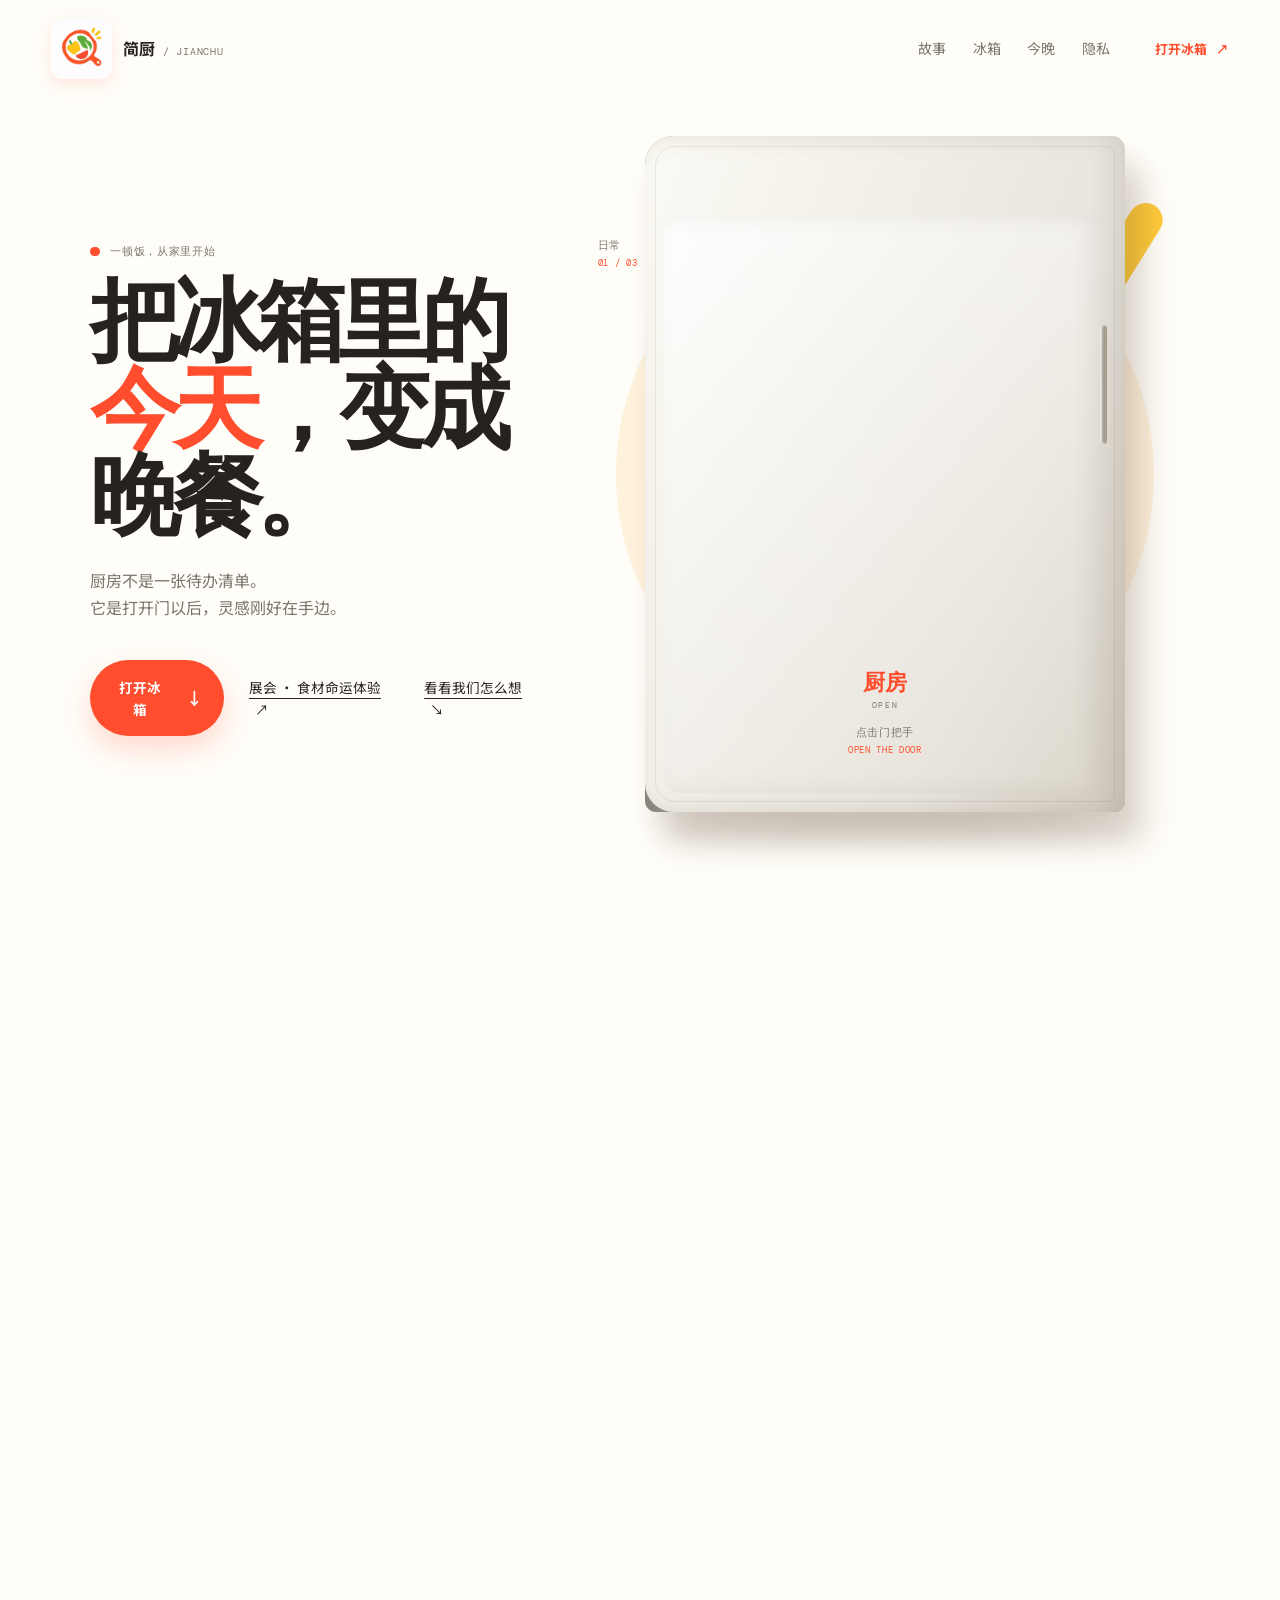
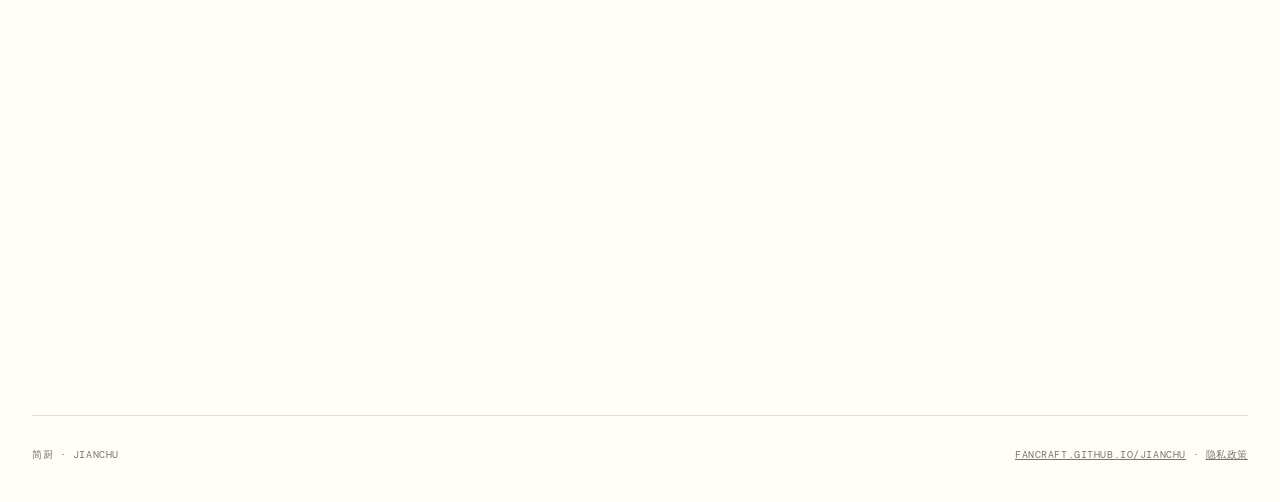
<file: index.html>
<!doctype html>
<html lang="zh-CN">
  <head>
    <meta charset="utf-8" />
    <meta name="viewport" content="width=device-width, initial-scale=1" />
    <meta name="theme-color" content="#fffdf8" />
    <meta name="description" content="简厨 · JIANCHU —— 从冰箱里已有的食材开始，做一顿刚刚好的饭。" />
    <title>简厨 · JIANCHU</title>
    <link rel="preconnect" href="https://fonts.googleapis.com" />
    <link rel="preconnect" href="https://fonts.gstatic.com" crossorigin />
    <link href="https://fonts.googleapis.com/css2?family=DM+Mono:wght@400;500&family=Noto+Sans+SC:wght@400;500;600;700&family=Syne:wght@600;700;800&display=swap" rel="stylesheet" />
    <link rel="stylesheet" href="styles.css" />
  </head>
  <body>
    <a class="skip-link" href="#start">跳到主要内容</a>

    <header class="site-header" data-header>
      <a class="wordmark" href="#start" aria-label="简厨 JIANCHU 首页">
        <span class="wordmark-mark"><img src="logo.jpg" alt="" /></span>
        <span>简厨 <em>/ JIANCHU</em></span>
      </a>
      <nav aria-label="页面导航">
        <a href="#story">故事</a>
        <a href="#fridge">冰箱</a>
        <a href="#tonight">今晚</a>
        <a href="privacy.html">隐私</a>
      </nav>
      <button class="header-trigger" type="button" data-open-fridge>打开冰箱 <span>↗</span></button>
    </header>

    <main id="start">
      <section class="hero" aria-labelledby="hero-title">
        <div class="hero-copy" data-reveal>
          <p class="eyebrow"><span class="dot dot-orange"></span> 一顿饭，从家里开始</p>
          <h1 id="hero-title">把冰箱里的<br /><span>今天</span>，变成晚餐。</h1>
          <p class="hero-intro">厨房不是一张待办清单。<br />它是打开门以后，灵感刚好在手边。</p>
          <div class="hero-actions">
            <button class="button button-primary" type="button" data-open-fridge>打开冰箱 <span>↓</span></button>
            <a class="text-link" href="../pwa/fate.html">展会 · 食材命运体验 <span>↗</span></a>
            <a class="text-link" href="#story">看看我们怎么想 <span>↘</span></a>
          </div>
        </div>

        <div class="hero-stage" aria-label="一台可打开的厨房冰箱">
          <div class="sun-ray sun-ray-one"></div>
          <div class="sun-ray sun-ray-two"></div>
          <div class="stage-note note-top">日常<br /><span>01 / 03</span></div>
          <div class="fridge-wrap" id="fridge">
            <div class="fridge-shadow"></div>
            <div class="fridge">
              <div class="fridge-body">
                <div class="fridge-topline"></div>
                <div class="fridge-light"></div>
                <div class="shelf shelf-one"></div>
                <div class="shelf shelf-two"></div>
                <div class="shelf shelf-three"></div>
                <div class="jar jar-red"><span>番茄</span></div>
                <div class="jar jar-yellow"><span>蛋</span></div>
                <div class="jar jar-green"><span>菜</span></div>
                <div class="bottle bottle-blue"></div>
                <div class="bottle bottle-orange"></div>
                <div class="fridge-drawer"><span>FRESH</span></div>
                <div class="fridge-label">KITCHEN<br /><small>OPEN / 24</small></div>
              </div>
              <button class="fridge-door" type="button" data-fridge-toggle aria-expanded="false" aria-label="打开冰箱门">
                <span class="door-inner"></span>
                <span class="door-handle"></span>
                <span class="door-logo">厨房<small>OPEN</small></span>
              </button>
            </div>
          </div>
          <div class="stage-note note-bottom">点击门把手<br /><span>OPEN THE DOOR</span></div>
        </div>
      </section>

      <section class="manifesto section" id="story" data-reveal>
        <div class="section-kicker"><span>02</span><span class="line"></span><span>我们的厨房观</span></div>
        <div class="manifesto-grid">
          <h2>不追求更多，<br /><em>只在意刚刚好。</em></h2>
          <div class="manifesto-body">
            <p>一颗番茄、一把青菜、两只鸡蛋。好的厨房，会让你记得手边有什么，也让每一次开火都变得轻松。</p>
            <p class="muted">少一点计划，多一点发现。把日子过成一顿热饭。</p>
          </div>
        </div>
        <div class="ingredient-strip" aria-label="厨房食材插画">
          <span class="ingredient tomato"><img src="assets/tomato.png" alt="" /><b>番茄</b></span>
          <span class="ingredient egg"><img src="assets/egg.png" alt="" /><b>鸡蛋</b></span>
          <span class="ingredient leaf"><img src="assets/greens.png" alt="" /><b>青菜</b></span>
          <span class="ingredient pepper"><img src="assets/aroma.png" alt="" /><b>一点香气</b></span>
        </div>
      </section>

      <section class="tonight section" id="tonight" data-reveal>
        <div class="section-kicker"><span>03</span><span class="line"></span><span>今天晚上</span></div>
        <div class="tonight-layout">
          <div class="tonight-copy">
            <p class="eyebrow"><span class="dot dot-yellow"></span> 冰箱已打开</p>
            <h2>番茄鸡蛋面<br /><span>刚好一碗。</span></h2>
            <p>不用出门，不用想太久。把已经在家的食材，认真地煮成一顿饭。</p>
            <div class="recipe-meta"><span>15 min</span><span>2 人份</span><span>简单</span></div>
            <button class="button button-dark" type="button" data-toast>记住这个晚餐 <span>↗</span></button>
          </div>
          <div class="recipe-card" aria-label="番茄鸡蛋面食材卡片">
            <div class="card-top"><span>今晚吃什么</span><span>NO. 001</span></div>
            <div class="recipe-drawing bowl-scene" aria-label="番茄鸡蛋面成品">
              <img class="recipe-photo" src="assets/tomato-egg-noodles.png" alt="一碗番茄鸡蛋面" />
              <span class="ingredient-drop drop-tomato"></span>
              <span class="ingredient-drop drop-egg"></span>
              <span class="ingredient-drop drop-greens"></span>
            </div>
            <div class="card-bottom"><strong>番茄 / 鸡蛋 / 面</strong><span>→</span></div>
          </div>
        </div>
      </section>

      <section class="closing section" data-reveal>
        <div class="closing-mark"><img src="logo.jpg" alt="简厨 logo" /></div>
        <p class="eyebrow"><span class="dot dot-green"></span> 下一次打开冰箱的时候</p>
        <h2>先看看<br /><span>手边有什么。</span></h2>
        <a class="button button-primary" href="#start">回到厨房 <span>↑</span></a>
      </section>

      <section class="download-section section" data-reveal>
        <div class="section-kicker"><span>04</span><span class="line"></span><span>打开简厨</span></div>
        <div class="download-layout">
          <div>
            <p class="eyebrow"><span class="dot dot-orange"></span> 现场体验</p>
            <h2>打开简厨<br /><span>从手边开始。</span></h2>
          </div>
          <a class="button button-primary" href="app.html">打开简厨 PWA <span>↗</span></a>
        </div>
      </section>
    </main>

    <footer class="site-footer">
      <span>简厨 · JIANCHU</span>
      <span>
        <a href="https://fancraft.github.io/jianchu/">fancraft.github.io/jianchu</a>
        ·
        <a href="privacy.html">隐私政策</a>
      </span>
    </footer>

    <div class="toast" role="status" aria-live="polite" data-toast-message>已记住。今晚就吃这个。</div>
    <script src="main.js"></script>
  </body>
</html>
</file>
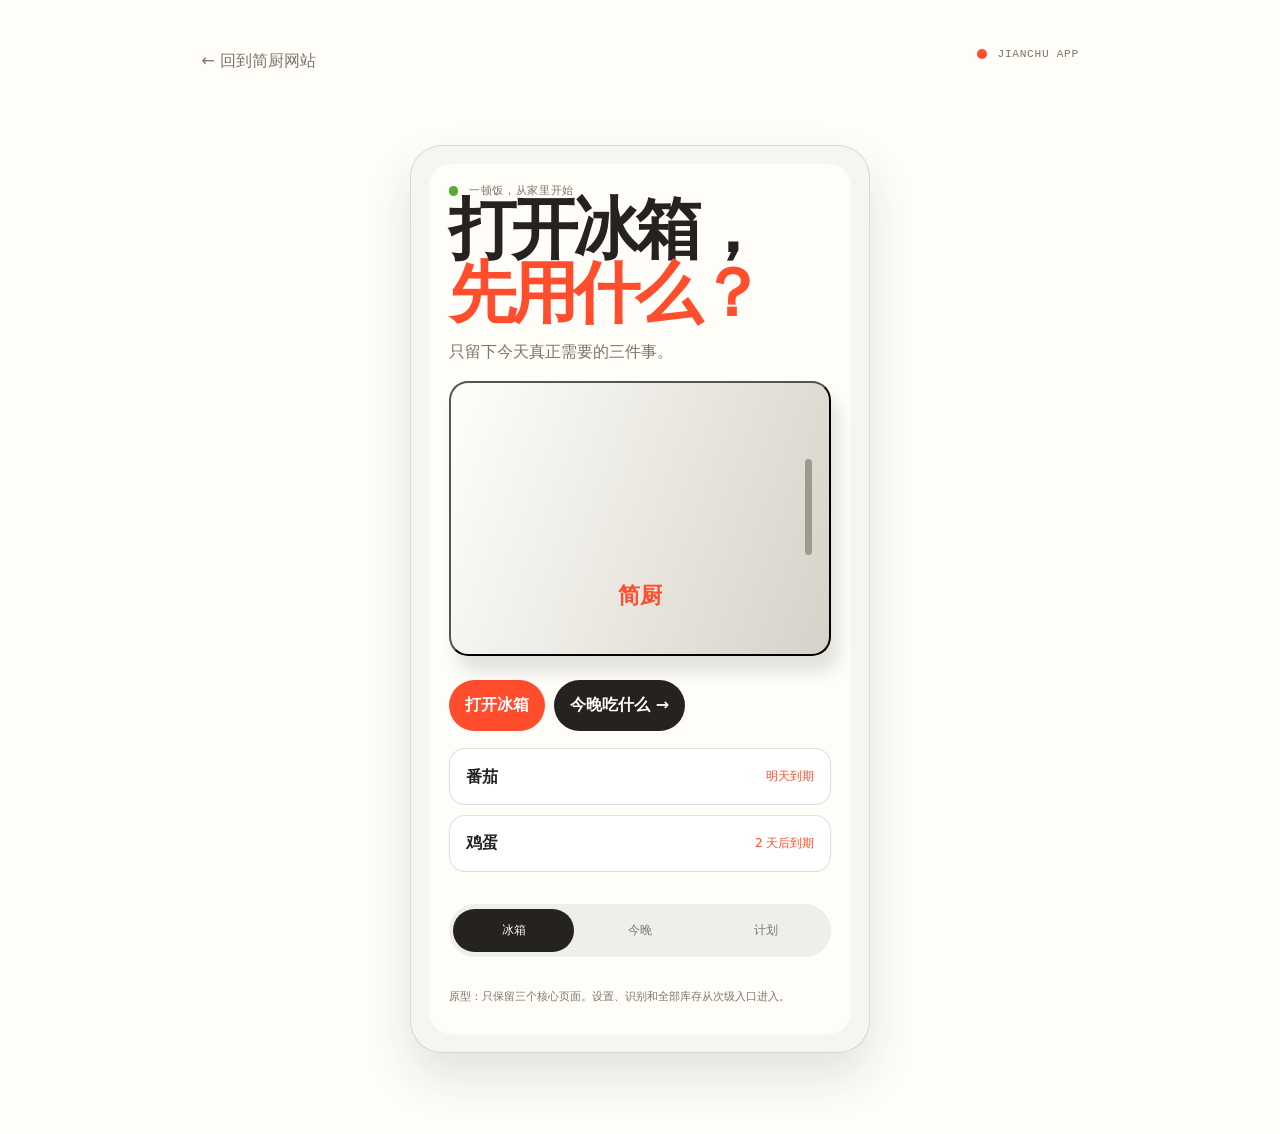
<file: app.html>
<!doctype html>
<html lang="zh-CN">
<head>
  <meta charset="utf-8"><meta name="viewport" content="width=device-width,initial-scale=1">
  <meta name="theme-color" content="#fffdf8"><title>简厨 App 原型</title>
  <link rel="stylesheet" href="styles.css">
  <style>
    .app-shell{min-height:100vh;max-width:980px;margin:auto;padding:2rem clamp(1.2rem,4vw,4rem) 5rem}.app-top{display:flex;justify-content:space-between;padding:1rem 0 2rem}.app-top a{color:var(--muted);text-decoration:none}.app-frame{max-width:460px;margin:2rem auto 0;padding:1.15rem;border:1px solid var(--line);border-radius:2rem;background:#f5f6f2;box-shadow:0 1.5rem 3rem rgba(37,34,31,.12)}.app-screen{min-height:690px;padding:1.2rem;border-radius:1.4rem;background:var(--paper)}
    .app-nav{display:grid;grid-template-columns:repeat(3,1fr);gap:.35rem;margin-top:2rem;padding:.3rem;border-radius:999px;background:#edf0ea}.app-nav button{border:0;border-radius:999px;padding:.7rem .3rem;background:transparent;color:var(--muted);cursor:pointer;font-size:.78rem}.app-nav button.active{background:var(--ink);color:var(--paper)}.app-panel{display:none}.app-panel.active{display:block}.app-copy h1{font:800 clamp(2.4rem,6vw,4.2rem)/.95 var(--display);letter-spacing:-.07em;margin:0 0 .8rem}.app-copy h1 span{color:var(--orange)}.app-copy p{color:var(--muted);margin:0}.app-actions{display:flex;gap:.6rem;flex-wrap:wrap;margin:1.1rem 0}.app-actions button{border:0;border-radius:999px;padding:.75rem 1rem;background:var(--orange);color:#fff;cursor:pointer;font-weight:700}.app-actions button.secondary{background:var(--ink)}
    .mini-fridge{position:relative;height:275px;margin:1rem 0 1.5rem;perspective:800px}.mini-inside,.mini-door{position:absolute;inset:0;border-radius:1.2rem}.mini-inside{padding:1.1rem;background:linear-gradient(135deg,#fff6dd,#d6e8d1);overflow:hidden}.mini-inside:before{content:"";position:absolute;inset:2rem 1.2rem 3.4rem;border-radius:.8rem;background:rgba(255,255,255,.68)}.mini-shelf{position:relative;z-index:1;height:1px;margin:3.7rem 1rem 0;background:rgba(37,34,31,.2)}.mini-shelf+.mini-shelf{margin-top:4rem}.mini-food{position:absolute;z-index:2;bottom:4.3rem;left:2.6rem;display:flex;gap:.5rem}.mini-food i{display:block;width:2.2rem;height:2.2rem;border-radius:.5rem;background:var(--orange)}.mini-food i:nth-child(2){background:var(--yellow)}.mini-food i:nth-child(3){background:var(--green)}.mini-door{z-index:3;transform-origin:left center;background:linear-gradient(110deg,#fffefa,#d6d2c9);box-shadow:.5rem 1rem 1rem rgba(37,34,31,.12);transition:transform .8s cubic-bezier(.22,1,.36,1)}.mini-fridge.open .mini-door{transform:rotateY(-74deg)}.mini-door:after{content:"简厨";position:absolute;left:0;right:0;bottom:2.5rem;text-align:center;color:var(--orange);font-weight:700;font-size:1.4rem}.mini-handle{position:absolute;right:1.1rem;top:28%;width:.4rem;height:6rem;border-radius:99px;background:#9f988d}.expiry-list,.meal-list{display:grid;gap:.6rem;margin:1rem 0}.expiry-item,.meal-item{display:flex;align-items:center;gap:.8rem;padding:.9rem 1rem;border-radius:1rem;background:#fff;border:1px solid var(--line)}.expiry-item span,.meal-item span{margin-left:auto;color:var(--muted);font-size:.75rem}.warn{color:var(--orange)!important}.app-note{margin-top:2rem;font:.7rem var(--mono);color:var(--muted)}
  </style>
</head>
<body>
  <main class="app-shell"><div class="app-top"><a href="index.html">← 回到简厨网站</a><span class="eyebrow"><span class="dot dot-orange"></span> JIANCHU APP</span></div><div class="app-frame"><div class="app-screen">
    <section class="app-panel active" data-panel="fridge"><div class="app-copy"><p class="eyebrow"><span class="dot dot-green"></span> 一顿饭，从家里开始</p><h1>打开冰箱，<br><span>先用什么？</span></h1><p>只留下今天真正需要的三件事。</p></div><div class="mini-fridge" data-mini-fridge><div class="mini-inside"><div class="mini-shelf"></div><div class="mini-shelf"></div><div class="mini-food"><i></i><i></i><i></i></div></div><button class="mini-door" data-open-door aria-label="打开冰箱门"><span class="mini-handle"></span></button></div><div class="app-actions"><button data-open-door>打开冰箱</button><button class="secondary" data-go="tonight">今晚吃什么 →</button></div><div class="expiry-list"><div class="expiry-item"><b>番茄</b><span class="warn">明天到期</span></div><div class="expiry-item"><b>鸡蛋</b><span class="warn">2 天后到期</span></div></div></section>
    <section class="app-panel" data-panel="tonight"><div class="app-copy"><p class="eyebrow"><span class="dot dot-yellow"></span> 根据现有食材</p><h1>今晚<br><span>刚好一碗。</span></h1><p>番茄鸡蛋面 · 15 分钟 · 2 人份</p></div><div class="app-actions"><button data-toast>记住这个晚餐</button><button class="secondary" data-go="fridge">回冰箱</button></div><div class="meal-list"><div class="meal-item"><b>番茄鸡蛋面</b><span>已有 3 / 缺 0</span></div><div class="meal-item"><b>清炒时蔬豆腐</b><span>已有 2 / 缺 1</span></div></div></section>
    <section class="app-panel" data-panel="plan"><div class="app-copy"><p class="eyebrow"><span class="dot dot-orange"></span> 少买一点</p><h1>下次采购，<br><span>只买缺的。</span></h1><p>计划需求减去冰箱库存，自动留下清单。</p></div><div class="meal-list"><div class="meal-item"><b>青菜</b><span>1 把</span></div><div class="meal-item"><b>豆腐</b><span>1 盒</span></div></div><div class="app-actions"><button data-toast>分享购物清单</button></div></section>
    <nav class="app-nav" aria-label="App 页面"><button class="active" data-tab="fridge">冰箱</button><button data-tab="tonight">今晚</button><button data-tab="plan">计划</button></nav><p class="app-note">原型：只保留三个核心页面。设置、识别和全部库存从次级入口进入。</p>
  </div></div></main><div class="toast" data-toast-message role="status" aria-live="polite">已记住。今晚就吃这个。</div>
  <script>const panels=[...document.querySelectorAll('[data-panel]')],tabs=[...document.querySelectorAll('[data-tab]')],fridge=document.querySelector('[data-mini-fridge]'),toast=document.querySelector('[data-toast-message]');function show(n){panels.forEach(p=>p.classList.toggle('active',p.dataset.panel===n));tabs.forEach(t=>t.classList.toggle('active',t.dataset.tab===n))}tabs.forEach(t=>t.addEventListener('click',()=>show(t.dataset.tab)));document.querySelectorAll('[data-go]').forEach(b=>b.addEventListener('click',()=>show(b.dataset.go)));document.querySelectorAll('[data-open-door]').forEach(b=>b.addEventListener('click',()=>fridge.classList.toggle('open')));document.querySelectorAll('[data-toast]').forEach(b=>b.addEventListener('click',()=>{toast.classList.add('is-visible');setTimeout(()=>toast.classList.remove('is-visible'),2200)}));</script>
</body></html>
</file>
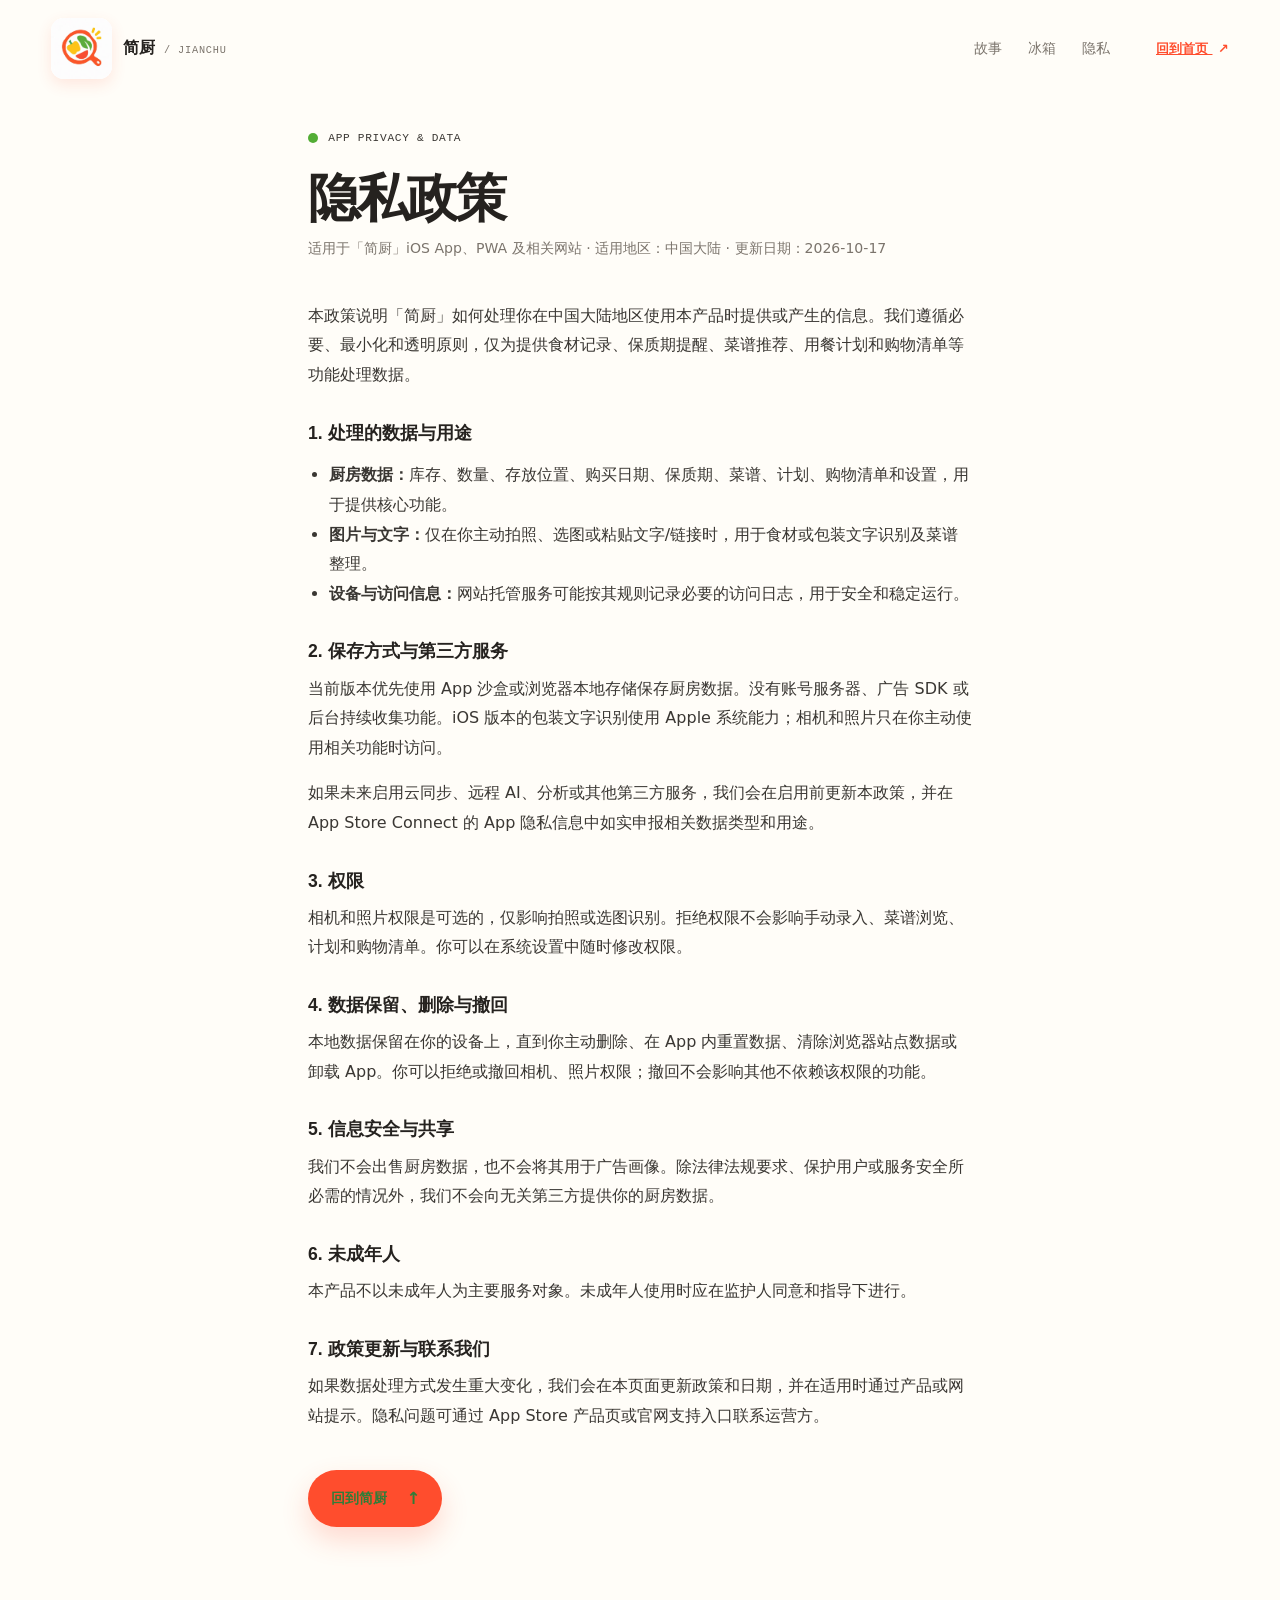
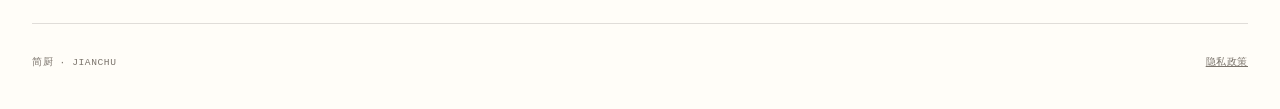
<file: privacy.html>
<!doctype html>
<html lang="zh-CN">
<head>
  <meta charset="utf-8" /><meta name="viewport" content="width=device-width, initial-scale=1" />
  <meta name="theme-color" content="#fffdf8" /><meta name="description" content="简厨 App 隐私政策" />
  <title>隐私政策 · 简厨</title>
  <link rel="stylesheet" href="styles.css" />
  <style>.legal{max-width:44rem;margin:0 auto;padding:8rem 1.25rem 5rem}.legal h1{max-width:none;margin:0 0 .5rem;font:700 clamp(2rem,5vw,3.25rem)/1.1 Syne,"Noto Sans SC",sans-serif;letter-spacing:-.06em}.legal .meta{color:#7b746c;font-size:.88rem;margin-bottom:2.5rem}.legal h2{margin:2rem 0 .65rem;font:700 1.1rem/1.3 "Noto Sans SC",sans-serif;letter-spacing:0}.legal p,.legal li{color:#3a3733;line-height:1.85}.legal ul{padding-left:1.3rem}.legal a{color:#307d38}</style>
</head>
<body>
<header class="site-header" data-header><a class="wordmark" href="index.html" aria-label="简厨首页"><span class="wordmark-mark"><img src="logo.jpg" alt="" /></span><span>简厨 <em>/ JIANCHU</em></span></a><nav aria-label="页面导航"><a href="index.html#story">故事</a><a href="index.html#fridge">冰箱</a><a href="privacy.html" aria-current="page">隐私</a></nav><a class="header-trigger" href="index.html">回到首页 <span>↗</span></a></header>
<main class="legal" id="privacy">
<p class="eyebrow"><span class="dot dot-green"></span> App privacy & data</p>
<h1>隐私政策</h1>
<p class="meta">适用于「简厨」iOS App、PWA 及相关网站 · 适用地区：中国大陆 · 更新日期：2026-10-17</p>
<p>本政策说明「简厨」如何处理你在中国大陆地区使用本产品时提供或产生的信息。我们遵循必要、最小化和透明原则，仅为提供食材记录、保质期提醒、菜谱推荐、用餐计划和购物清单等功能处理数据。</p>
<h2>1. 处理的数据与用途</h2>
<ul><li><strong>厨房数据：</strong>库存、数量、存放位置、购买日期、保质期、菜谱、计划、购物清单和设置，用于提供核心功能。</li><li><strong>图片与文字：</strong>仅在你主动拍照、选图或粘贴文字/链接时，用于食材或包装文字识别及菜谱整理。</li><li><strong>设备与访问信息：</strong>网站托管服务可能按其规则记录必要的访问日志，用于安全和稳定运行。</li></ul>
<h2>2. 保存方式与第三方服务</h2>
<p>当前版本优先使用 App 沙盒或浏览器本地存储保存厨房数据。没有账号服务器、广告 SDK 或后台持续收集功能。iOS 版本的包装文字识别使用 Apple 系统能力；相机和照片只在你主动使用相关功能时访问。</p>
<p>如果未来启用云同步、远程 AI、分析或其他第三方服务，我们会在启用前更新本政策，并在 App Store Connect 的 App 隐私信息中如实申报相关数据类型和用途。</p>
<h2>3. 权限</h2>
<p>相机和照片权限是可选的，仅影响拍照或选图识别。拒绝权限不会影响手动录入、菜谱浏览、计划和购物清单。你可以在系统设置中随时修改权限。</p>
<h2>4. 数据保留、删除与撤回</h2>
<p>本地数据保留在你的设备上，直到你主动删除、在 App 内重置数据、清除浏览器站点数据或卸载 App。你可以拒绝或撤回相机、照片权限；撤回不会影响其他不依赖该权限的功能。</p>
<h2>5. 信息安全与共享</h2>
<p>我们不会出售厨房数据，也不会将其用于广告画像。除法律法规要求、保护用户或服务安全所必需的情况外，我们不会向无关第三方提供你的厨房数据。</p>
<h2>6. 未成年人</h2>
<p>本产品不以未成年人为主要服务对象。未成年人使用时应在监护人同意和指导下进行。</p>
<h2>7. 政策更新与联系我们</h2>
<p>如果数据处理方式发生重大变化，我们会在本页面更新政策和日期，并在适用时通过产品或网站提示。隐私问题可通过 App Store 产品页或官网支持入口联系运营方。</p>
<p style="margin-top:2.5rem"><a class="button button-primary" href="index.html">回到简厨 <span>↑</span></a></p>
</main>
<footer class="site-footer"><span>简厨 · JIANCHU</span><a href="privacy.html">隐私政策</a></footer>
<script>const header=document.querySelector('[data-header]');window.addEventListener('scroll',()=>header.classList.toggle('is-scrolled',window.scrollY>24),{passive:true});</script>
</body></html>
</file>
<file: styles.css>
:root {
  --paper: #fffdf8;
  --ink: #25221f;
  --muted: #7b746c;
  --orange: #ff4d2d;
  --orange-deep: #e33c24;
  --yellow: #ffc629;
  --green: #53ad35;
  --green-deep: #307d38;
  --line: rgba(37, 34, 31, .14);
  --ease: cubic-bezier(.22, 1, .36, 1);
  --serif: Georgia, "Times New Roman", serif;
  --sans: "Noto Sans SC", system-ui, sans-serif;
  --display: "Syne", system-ui, sans-serif;
  --mono: "DM Mono", monospace;
}

* { box-sizing: border-box; }
html { scroll-behavior: smooth; }
body { margin: 0; color: var(--ink); background: var(--paper); font-family: var(--sans); line-height: 1.65; }
::selection { color: var(--paper); background: var(--orange); }
a { color: inherit; }
button { font: inherit; }
img { max-width: 100%; display: block; }
.skip-link { position: absolute; left: -999px; top: 1rem; z-index: 100; padding: .5rem 1rem; background: var(--ink); color: white; }
.skip-link:focus { left: 1rem; }

.site-header { position: fixed; inset: 0 0 auto; z-index: 20; display: flex; align-items: center; gap: 2rem; padding: 1.15rem clamp(1.25rem, 4vw, 4.75rem); transition: background .4s ease, border .4s ease; }
.site-header.is-scrolled { background: rgba(255, 253, 248, .86); border-bottom: 1px solid var(--line); backdrop-filter: blur(16px); }
.wordmark { display: inline-flex; align-items: center; gap: .7rem; text-decoration: none; color: var(--ink); font-weight: 700; letter-spacing: .01em; }
.wordmark em { color: var(--muted); font-style: normal; font: .64rem var(--mono); letter-spacing: .08em; margin-left: .2rem; }
.wordmark-mark { display: grid; width: 3.78rem; height: 3.78rem; overflow: hidden; border-radius: .78rem; background: white; place-items: center; box-shadow: 0 .35rem .9rem rgba(255, 77, 45, .12); }
.wordmark-mark img { width: 100%; height: 100%; object-fit: cover; }
nav { display: flex; gap: 1.65rem; margin-left: auto; }
nav a { color: var(--muted); font-size: .88rem; text-decoration: none; transition: color .25s ease; }
nav a:hover { color: var(--orange); }
.header-trigger, .text-link { border: 0; background: transparent; cursor: pointer; }
.header-trigger { padding: .7rem 0 .7rem .85rem; color: var(--orange); font-size: .8rem; font-weight: 700; }
.header-trigger span { display: inline-block; margin-left: .35rem; transition: transform .3s var(--ease); }
.header-trigger:hover span { transform: translate(3px, -3px); }

.hero { min-height: 100svh; display: grid; grid-template-columns: minmax(340px, .85fr) minmax(430px, 1.15fr); align-items: center; gap: 3vw; padding: 7rem clamp(1.25rem, 7vw, 8.5rem) 4rem; overflow: hidden; }
.hero-copy { max-width: 37rem; padding-top: 2rem; }
.eyebrow, .section-kicker, .recipe-meta, .stage-note, .card-top, .site-footer { font: .7rem var(--mono); letter-spacing: .06em; text-transform: uppercase; }
.eyebrow { display: flex; align-items: center; gap: .65rem; margin: 0 0 1.3rem; color: var(--muted); }
.dot { display: inline-block; width: .62rem; height: .62rem; border-radius: 50%; }
.dot-orange { background: var(--orange); } .dot-yellow { background: var(--yellow); } .dot-green { background: var(--green); }
h1, h2, p { margin-top: 0; }
h1 { max-width: 11ch; margin-bottom: 1.5rem; font: 800 clamp(3.7rem, 7vw, 7.4rem)/.98 var(--display); letter-spacing: -.08em; }
h1 span, h2 span { color: var(--orange); }
.hero-intro { max-width: 23rem; color: var(--muted); font-size: 1rem; }
.hero-actions { display: flex; align-items: center; gap: 1.55rem; margin-top: 2.5rem; }
.button { display: inline-flex; align-items: center; justify-content: center; gap: 1.2rem; border: 1px solid transparent; border-radius: 999px; padding: .92rem 1.25rem .92rem 1.4rem; cursor: pointer; font-size: .85rem; font-weight: 700; text-decoration: none; transition: transform .35s var(--ease), background .35s ease, color .35s ease; }
.button span { font-size: 1.05rem; line-height: 1; }
.button:hover { transform: translateY(-4px); }
.button-primary { color: white; background: var(--orange); box-shadow: 0 .8rem 1.7rem rgba(255, 77, 45, .2); }
.button-primary:hover { background: var(--orange-deep); }
.button-dark { color: var(--paper); background: var(--ink); }
.button-dark:hover { color: var(--ink); background: var(--yellow); }
.text-link { color: var(--ink); padding: .5rem 0; font-size: .85rem; text-decoration: underline; text-underline-offset: .35em; }
.text-link span { display: inline-block; margin-left: .35rem; text-decoration: none; transition: transform .3s var(--ease); }
.text-link:hover span { transform: translate(3px, 3px); }

.hero-stage { position: relative; min-height: min(44rem, 74vh); display: grid; place-items: center; }
.hero-stage::before { content: ""; position: absolute; width: min(42vw, 35rem); aspect-ratio: 1; border-radius: 50%; background: #fff2dd; }
.fridge-wrap { position: relative; z-index: 2; width: min(47vw, 30rem); perspective: 1200px; }
.fridge { position: relative; width: 100%; aspect-ratio: .71; transform-style: preserve-3d; }
.fridge-body { position: absolute; inset: 0; isolation: isolate; overflow: hidden; border-radius: 1.8rem 1.8rem .7rem .7rem; background: linear-gradient(90deg, #bdb9af 0%, #f7f5ed 10%, #fbf9f1 20%, #d0c9be 100%); box-shadow: inset 1.6rem 0 2.8rem rgba(31, 30, 26, .2), inset -1.5rem 0 2.8rem rgba(31, 30, 26, .16), inset 0 -2rem 3.3rem rgba(31, 30, 26, .13), 1.3rem 2rem 2rem rgba(82, 60, 37, .12); }
.fridge-body::before { content: ""; position: absolute; z-index: 4; inset: .65rem; border: 1px solid rgba(37, 34, 31, .12); border-radius: 1.25rem 1.25rem .4rem .4rem; box-shadow: inset 1rem 0 2.4rem rgba(37, 34, 31, .14), inset -1rem 0 2.4rem rgba(37, 34, 31, .1), inset 0 -1.4rem 2.6rem rgba(37, 34, 31, .15); pointer-events: none; }
.fridge-body::after { content: ""; position: absolute; z-index: 3; inset: 0; background: radial-gradient(ellipse at 45% 8%, rgba(255, 248, 182, .98) 0, rgba(255, 255, 237, .72) 16%, rgba(255, 255, 255, .22) 38%, transparent 72%); opacity: 0; mix-blend-mode: screen; pointer-events: none; transition: opacity .45s ease; }
.fridge-topline { position: absolute; inset: 4.7rem 1.1rem auto; height: 1px; background: rgba(37, 34, 31, .12); }
.fridge-light { position: absolute; z-index: 2; inset: 1rem 1.2rem auto; height: .3rem; border-radius: 99px; background: var(--yellow); opacity: .45; box-shadow: 0 0 1.2rem rgba(255, 198, 41, .6); transition: opacity .45s ease, box-shadow .45s ease; }
.shelf { position: absolute; left: 1.3rem; right: 1.3rem; height: .35rem; border-radius: 99px; background: rgba(80, 70, 59, .2); box-shadow: 0 .55rem 0 rgba(255, 255, 255, .55), 0 1.1rem 1.4rem rgba(48, 42, 34, .16); }
.shelf-one { top: 30%; } .shelf-two { top: 51%; } .shelf-three { top: 70%; }
.jar { position: absolute; display: flex; align-items: end; justify-content: center; width: 3.6rem; height: 3.3rem; border-radius: .65rem .65rem .4rem .4rem; color: white; font-size: .55rem; font-weight: 700; }
.jar span { margin-bottom: .3rem; } .jar-red { top: 16%; left: 18%; background: var(--orange); } .jar-yellow { top: 16%; left: 43%; background: var(--yellow); color: var(--ink); } .jar-green { top: 37%; left: 60%; background: var(--green); }
.bottle { position: absolute; bottom: 29%; width: 1.4rem; height: 4rem; border-radius: .4rem .4rem .2rem .2rem; } .bottle::before { content: ""; position: absolute; left: .27rem; top: -.7rem; width: .85rem; height: .8rem; border-radius: .18rem .18rem 0 0; background: inherit; } .bottle-blue { left: 17%; background: #8cc7cf; } .bottle-orange { left: 31%; background: #e89c48; }
.fridge-drawer { position: absolute; inset: auto 1.1rem 8% 1.1rem; display: flex; align-items: center; padding-left: .8rem; height: 13%; border-radius: .4rem; background: rgba(165, 155, 140, .18); color: var(--muted); font: .55rem var(--mono); letter-spacing: .12em; }
.fridge-label { position: absolute; right: 1.3rem; bottom: 1.35rem; color: rgba(37, 34, 31, .35); font: .65rem var(--mono); line-height: 1.2; text-align: right; letter-spacing: .08em; }
.fridge-label small { font-size: .42rem; }
.fridge-door { position: absolute; inset: 0; z-index: 3; width: 100%; border: 0; border-radius: 1.8rem .8rem .7rem 1.8rem; background: linear-gradient(110deg, #fbfaf4, #e8e4dc 70%, #d2cbc0); box-shadow: inset -.7rem 0 1.5rem rgba(89, 78, 67, .14), .7rem 1.5rem 1.7rem rgba(82, 60, 37, .12); transform-origin: left center; cursor: pointer; transition: transform 1s var(--ease); }
.fridge-door::before { content: ""; position: absolute; inset: .65rem; border: 1px solid rgba(37, 34, 31, .08); border-radius: 1.25rem .4rem .4rem 1.25rem; }
.door-inner { position: absolute; inset: 5rem 1.2rem 1.2rem; border-radius: 1rem .25rem .25rem 1rem; background: linear-gradient(135deg, rgba(255, 255, 255, .85), rgba(225, 220, 209, .6)); box-shadow: inset -.85rem 0 1.4rem rgba(89, 78, 67, .1); }
.door-handle { position: absolute; right: 1.1rem; top: 28%; width: .45rem; height: 7.4rem; border-radius: 99px; background: #a59d90; box-shadow: inset 2px 0 2px rgba(255, 255, 255, .8); }
.door-logo { position: absolute; left: 50%; bottom: 15%; color: var(--orange); font: 700 1.35rem var(--display); letter-spacing: .02em; text-align: center; transform: translateX(-50%); white-space: nowrap; }
.door-logo small { display: block; margin-top: .18rem; color: var(--muted); font: .52rem var(--mono); letter-spacing: .2em; }
.fridge-wrap.is-open .fridge-door { transform: rotateY(-74deg); }
.fridge-wrap.is-open .fridge-body::after { opacity: 1; }
.fridge-wrap.is-open .fridge-light { opacity: 1; box-shadow: 0 0 2rem var(--yellow), 0 0 4rem rgba(255, 246, 178, .8); }
.fridge-shadow { position: absolute; z-index: 0; inset: auto 4% -1.3rem; height: 1.7rem; border-radius: 50%; background: rgba(62, 47, 30, .18); filter: blur(1.1rem); }
.sun-ray { position: absolute; z-index: 1; width: 2.1rem; height: 7rem; border-radius: 99px; background: var(--yellow); opacity: .9; transform: rotate(32deg); }
.sun-ray-one { top: 9%; right: 8%; } .sun-ray-two { top: 0; right: 22%; height: 5rem; transform: rotate(20deg); }
.stage-note { position: absolute; z-index: 4; color: var(--muted); line-height: 1.5; } .stage-note span { color: var(--orange); font-size: .56rem; } .note-top { top: 15%; left: 3%; } .note-bottom { left: 50%; bottom: 8%; text-align: center; transform: translateX(-50%); transition: opacity .35s ease, transform .35s ease; } .note-bottom.is-hidden { opacity: 0; transform: translate(-50%, .5rem); pointer-events: none; }

.section { width: min(100% - 2.5rem, 76rem); margin: 0 auto; padding: clamp(4.2rem, 8.4vw, 7.7rem) 0; }
.section-kicker { display: flex; align-items: center; gap: .75rem; color: var(--muted); }
.section-kicker .line { width: 3rem; height: 1px; background: var(--line); } .section-kicker span:first-child { color: var(--orange); }
.manifesto { min-height: auto; padding-bottom: clamp(2.5rem, 5vw, 4rem); }
.manifesto-grid { display: grid; grid-template-columns: 1.1fr .75fr; gap: 10vw; align-items: end; margin-top: 4.2rem; }
h2 { font: 700 clamp(3rem, 6.8vw, 7rem)/1.05 var(--display); letter-spacing: -.08em; }
.manifesto h2 { margin-bottom: 0; } h2 em { color: var(--green-deep); font-style: normal; }
.manifesto-body { max-width: 20rem; padding-bottom: 1.1rem; color: var(--ink); font-size: 1rem; } .manifesto-body .muted { color: var(--muted); font-size: .88rem; }
.ingredient-strip { display: flex; justify-content: space-between; gap: 1rem; margin-top: 4.9rem; padding-top: 2rem; border-top: 1px solid var(--line); }
.ingredient { position: relative; display: flex; align-items: center; gap: 1rem; color: var(--muted); font-size: 1.05rem; } .ingredient img { position: relative; display: block; width: 4.2rem; height: 4.2rem; flex: 0 0 4.2rem; object-fit: contain; filter: drop-shadow(0 .35rem .45rem rgba(37,34,31,.18)); transition: transform .35s var(--ease); } .ingredient:hover img { transform: translateY(-.35rem) rotate(-4deg); } .ingredient b { color: var(--ink); font-size: 1.05rem; font-weight: 600; }
.tomato i { background: radial-gradient(circle at 35% 25%, #ff9a60 0 10%, var(--orange) 42%, #ce4e2e 100%); box-shadow: inset -.35rem -.35rem .4rem rgba(110, 44, 24, .18), 0 .35rem .7rem rgba(208, 76, 42, .18); } .tomato i::before { content: ""; position: absolute; left: .8rem; top: .3rem; width: 1rem; height: .6rem; border-radius: 100% 0; background: var(--green); transform: rotate(-20deg); } .egg i { background: radial-gradient(circle at 35% 25%, #fffdf1 0 22%, #ffe5a1 70%, #e9c978 100%); box-shadow: inset -.3rem -.3rem .4rem rgba(174, 126, 46, .16), 0 .35rem .7rem rgba(220, 170, 60, .16); } .egg i::before { content: ""; position: absolute; left: .85rem; top: .75rem; width: .95rem; height: 1.15rem; border-radius: 50%; background: radial-gradient(circle at 35% 30%, #ffd96a, #ef9f20); } .leaf i { background: radial-gradient(circle at 35% 25%, #8bd25d, var(--green) 62%, #2f8d36 100%); box-shadow: inset -.35rem -.35rem .45rem rgba(24, 104, 39, .2), 0 .35rem .7rem rgba(74, 163, 63, .18); } .leaf i::before, .leaf i::after { content: ""; position: absolute; background: #e7f0b2; border-radius: 100% 0; transform: rotate(-35deg); } .leaf i::before { width: .75rem; height: 1.3rem; left: .65rem; top: .75rem; } .leaf i::after { width: .75rem; height: 1.3rem; left: 1.2rem; top: .35rem; transform: rotate(35deg); } .pepper i { background: radial-gradient(circle at 35% 30%, #5b5d4d, var(--ink) 70%); box-shadow: inset -.3rem -.3rem .4rem rgba(0, 0, 0, .3), 0 .35rem .7rem rgba(37, 34, 31, .2); } .pepper i::before { content: "✳"; position: absolute; inset: 0; display: grid; place-items: center; color: var(--yellow); font-size: 1.2rem; }

.tonight { max-width: 64rem; padding-top: clamp(2.8rem, 5vw, 4.2rem); }
.tonight-layout { display: grid; grid-template-columns: 1fr .95fr; gap: 8vw; align-items: center; margin-top: 3.85rem; }
.tonight-copy h2 { margin-bottom: 1.2rem; } .tonight-copy > p:not(.eyebrow) { max-width: 24rem; color: var(--muted); }
.recipe-meta { display: flex; gap: 1rem; margin: 2rem 0; color: var(--orange); }
.recipe-card { position: relative; aspect-ratio: .83; padding: 1.25rem; overflow: hidden; background: var(--yellow); transform: rotate(3deg); transition: transform .5s var(--ease); } .recipe-card:hover { transform: rotate(-1deg) translateY(-6px); }
.card-top, .card-bottom { position: relative; z-index: 2; display: flex; justify-content: space-between; color: var(--ink); font-size: .62rem; } .card-top { padding-bottom: 1rem; border-bottom: 1px solid rgba(37, 34, 31, .2); } .card-bottom { position: absolute; right: 1.25rem; bottom: 1.25rem; left: 1.25rem; align-items: end; font-size: .9rem; } .card-bottom span { font-size: 1.25rem; }
.recipe-drawing { position: absolute; inset: 16% 8% 16%; display: grid; place-items: center; } .bowl-scene { overflow: visible; } .recipe-photo { position: relative; z-index: 2; width: 86%; max-height: 92%; object-fit: contain; filter: drop-shadow(0 1rem 1rem rgba(37,34,31,.24)); } .recipe-card.is-animating .recipe-photo { animation: dish-arrive .75s var(--ease) both; } .ingredient-drop { position: absolute; z-index: 3; width: 1.35rem; height: 1.35rem; border-radius: 50%; background-size: contain; background-repeat: no-repeat; background-position: center; opacity: 0; pointer-events: none; } .drop-tomato { background-image: url("assets/tomato.png"); left: 24%; top: 6%; } .drop-egg { background-image: url("assets/egg.png"); left: 50%; top: 0; } .drop-greens { background-image: url("assets/greens.png"); left: 66%; top: 10%; } .recipe-card.is-animating .drop-tomato { animation: drop-in .7s .08s var(--ease) forwards; } .recipe-card.is-animating .drop-egg { animation: drop-in .7s .22s var(--ease) forwards; } .recipe-card.is-animating .drop-greens { animation: drop-in .7s .36s var(--ease) forwards; } @keyframes dish-arrive { from { opacity: 0; transform: translateY(1.4rem) scale(.9); } to { opacity: 1; transform: none; } } @keyframes drop-in { 0% { opacity: 0; transform: translateY(-2.4rem) scale(.55) rotate(-18deg); } 55% { opacity: 1; } 100% { opacity: 0; transform: translateY(.7rem) scale(.85); } } .bowl { position: relative; width: 72%; aspect-ratio: 1.25; border: .8rem solid var(--ink); border-top: 0; border-radius: 0 0 50% 50%; transform: translateY(1rem); background: #f47a45; } .soup { position: absolute; top: -.75rem; left: -.45rem; width: calc(100% + .9rem); height: 1.1rem; border-radius: 50%; background: #ffbb5e; border: .45rem solid var(--ink); } .noodle { position: absolute; width: 1.1rem; height: 4rem; border-right: .35rem solid #fbe4a2; border-radius: 50%; } .noodle-a { left: 27%; top: -2rem; transform: rotate(-18deg); } .noodle-b { left: 48%; top: -2rem; transform: rotate(10deg); } .noodle-c { left: 65%; top: -1.8rem; transform: rotate(28deg); } .green-garnish { position: absolute; left: 46%; top: .1rem; width: 2rem; height: .8rem; border-radius: 100% 0; background: var(--green); transform: rotate(20deg); } .spark { position: absolute; color: var(--orange); font-size: 2.3rem; } .spark-a { top: 10%; left: 7%; } .spark-b { right: 8%; top: 25%; color: var(--green); font-size: 1.6rem; }

.closing { min-height: 90vh; display: flex; flex-direction: column; justify-content: center; align-items: center; text-align: center; } .closing-mark { width: 7.2rem; height: 7.2rem; margin-bottom: 2.5rem; overflow: hidden; border-radius: 50%; } .closing-mark img { width: 10.08rem; height: 10.08rem; max-width: none; object-fit: cover; transform: translate(-1.44rem, -1.44rem); } .closing h2 { margin: .7rem 0 2.2rem; } .closing h2 span { color: var(--green-deep); }
.download-section { min-height: 55vh; padding-top: 4rem; } .download-layout { display: flex; justify-content: space-between; align-items: end; gap: 3rem; margin-top: 4rem; } .download-layout h2 { margin: .7rem 0 2rem; } .download-layout h2 span { color: var(--green-deep); }
.site-footer { display: flex; justify-content: space-between; width: min(100% - 2.5rem, 76rem); margin: 0 auto; padding: 2rem 0 2.5rem; border-top: 1px solid var(--line); color: var(--muted); font-size: .6rem; } .site-footer i { color: var(--orange); font-style: normal; font-size: .9rem; }
.toast { position: fixed; z-index: 40; right: 1.25rem; bottom: 1.25rem; padding: .85rem 1.1rem; border-radius: 999px; background: var(--ink); color: white; font-size: .8rem; opacity: 0; transform: translateY(1rem); pointer-events: none; transition: opacity .3s ease, transform .3s var(--ease); } .toast.is-visible { opacity: 1; transform: none; }
.reveal-ready [data-reveal] { opacity: var(--reveal-progress, 0); transform: translateY(calc((1 - var(--reveal-progress, 0)) * 2rem)); transition: opacity .25s linear, transform .25s var(--ease); will-change: opacity, transform; }

@media (max-width: 800px) { .site-header { gap: .75rem; } nav { display: none; } .wordmark em { display: none; } .header-trigger { margin-left: auto; } .hero { grid-template-columns: 1fr; min-height: auto; padding-top: 8rem; } .hero-copy { padding-top: 1rem; } .hero-stage { min-height: 33rem; margin-top: -1rem; } .fridge-wrap { width: min(70vw, 25rem); } .hero-stage::before { width: min(76vw, 25rem); } .stage-note { font-size: .6rem; } .note-top { top: 9%; left: 0; } .note-bottom { left: 50%; right: auto; bottom: 8%; } .manifesto-grid, .tonight-layout { grid-template-columns: 1fr; gap: 3rem; } .manifesto-grid { margin-top: 4rem; } .ingredient-strip { display: grid; grid-template-columns: 1fr 1fr; gap: 1.25rem; margin-top: 4rem; } .tonight-layout { margin-top: 4rem; } .recipe-card { width: min(100%, 23rem); justify-self: center; } .download-section { min-height: auto; } .download-layout { align-items: flex-start; flex-direction: column; gap: 1rem; } }
@media (max-width: 480px) { h1 { font-size: 3.45rem; } .hero { padding-inline: 1.25rem; } .hero-actions { align-items: flex-start; flex-direction: column; gap: .8rem; } h2 { font-size: 3.3rem; } .section { width: min(100% - 2.5rem, 76rem); } .site-footer { flex-direction: column; gap: .35rem; } }
@media (prefers-reduced-motion: reduce) { *, *::before, *::after { scroll-behavior: auto !important; transition-duration: .01ms !important; animation-duration: .01ms !important; } .reveal-ready [data-reveal] { opacity: 1; transform: none; } .recipe-photo, .ingredient-drop { animation: none; } .ingredient-drop { opacity: 0; } }
</file>
